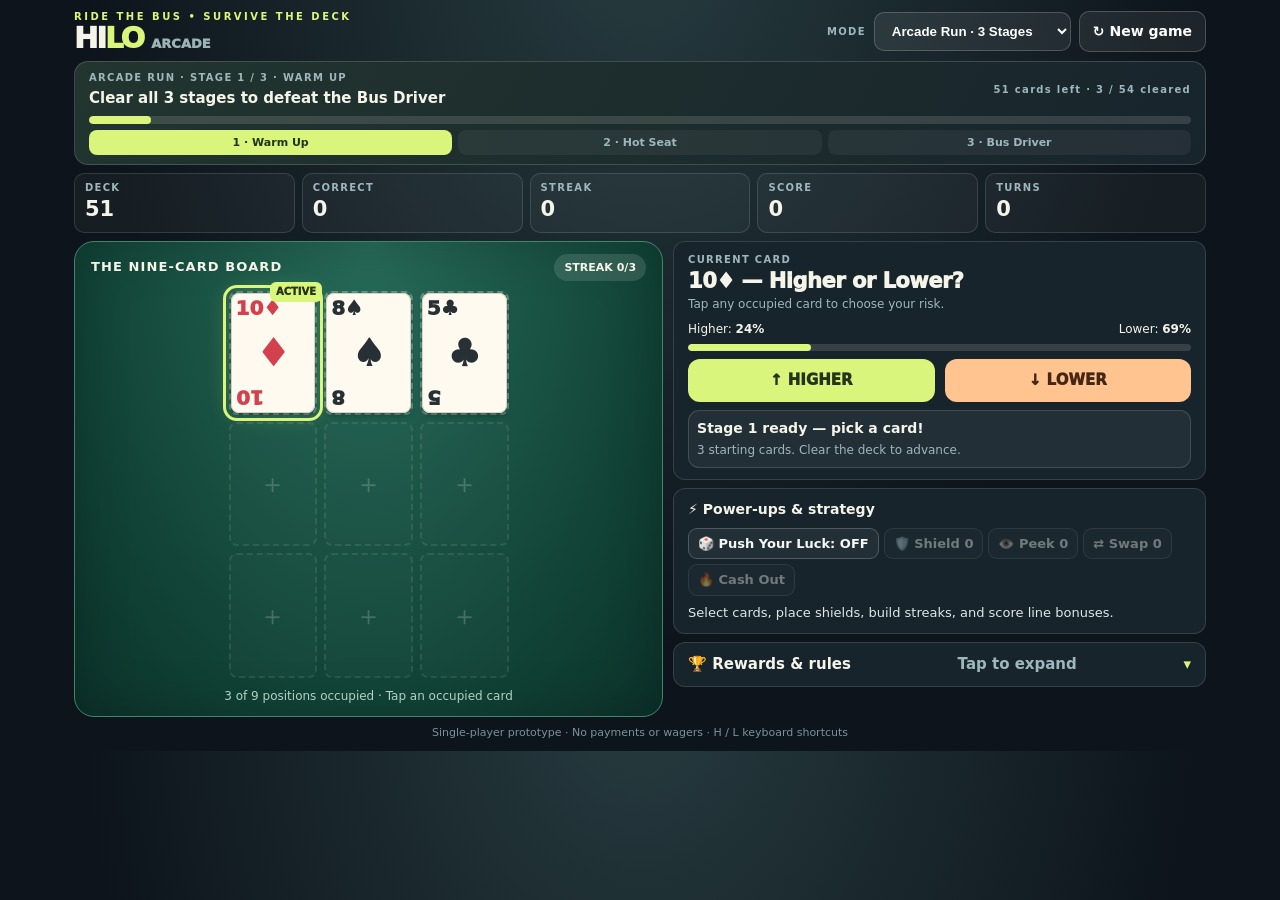
<file: index.html>
<!doctype html><html lang="en"><head><meta charset="utf-8"><meta name="viewport" content="width=device-width,initial-scale=1"><meta name="theme-color" content="#111b24"><title>HiLo Arcade — Bus Driver Challenge</title>
<style>
:root{color-scheme:dark;--bg:#0d141b;--panel:#18242c;--line:#ffffff20;--cream:#f5f4e9;--lime:#daf57b;--orange:#ffb576;--muted:#9db7bc}*{box-sizing:border-box}body{margin:0;background:radial-gradient(ellipse at 50% -10%,#273c40,#0d141b 62%);color:var(--cream);font:500 14px/1.4 system-ui,-apple-system,Segoe UI,sans-serif}button{font:inherit;cursor:pointer;touch-action:manipulation}button:disabled{opacity:.35;cursor:not-allowed}button:focus-visible{outline:3px solid #dcf57d;outline-offset:3px}.app{max-width:1030px;margin:0 auto;padding:18px}.top{display:flex;align-items:center;justify-content:space-between;gap:16px;flex-wrap:wrap;margin-bottom:16px}.brand{font-size:36px;font-weight:1000;letter-spacing:-2px;line-height:1}.brand span{color:var(--lime)}.kicker{font-size:10px;font-weight:900;letter-spacing:2.5px;color:var(--lime)}.topcontrols{display:flex;align-items:center;gap:8px;flex-wrap:wrap}button.secondary,select{background:#ffffff12;color:#fff;border:1px solid #ffffff33;border-radius:10px;padding:10px 13px;font-weight:800}select option{background:#18242c}.stats{display:grid;grid-template-columns:repeat(5,1fr);gap:9px;margin-bottom:14px}.stat{background:#ffffff0a;border:1px solid var(--line);border-radius:13px;padding:11px}.stat strong{display:block;font-size:25px;font-variant-numeric:tabular-nums}.small{font-size:10px;font-weight:800;letter-spacing:1.3px;color:var(--muted)}.layout{display:grid;grid-template-columns:minmax(0,1.15fr) minmax(310px,.85fr);gap:15px}.felt{background:radial-gradient(ellipse at top,#276b59,#114336 70%,#0c322b);border:1px solid #44846d;border-radius:20px;padding:22px;box-shadow:inset 0 0 55px #0003}.felt.fire{box-shadow:inset 0 0 75px #d757224e;border-color:#fa874b}.sectiontop{display:flex;justify-content:space-between;align-items:center;gap:8px;margin-bottom:18px}.sectiontop h2{margin:0;font-size:13px;letter-spacing:1.1px}.tag{background:#ffffff20;padding:6px 10px;border-radius:50px;font-size:11px;font-weight:900}.board{display:grid;grid-template-columns:repeat(3,minmax(0,1fr));gap:13px;max-width:435px;margin:0 auto}.slot{aspect-ratio:2.5/3.5;border:2px dashed #ffffff42;background:#ffffff0d;border-radius:10px;min-width:0;display:flex;align-items:center;justify-content:center;position:relative;padding:0}.slot.selected{outline:3px solid var(--lime);outline-offset:3px;box-shadow:0 0 22px #d5ff773b}.slot.target{outline:3px solid #ffb576;outline-offset:3px}.slot.empty{color:#9cbaae;font-size:27px}.card{height:100%;width:100%;border-radius:8px;color:#273035;background:#fffaf0;display:flex;flex-direction:column;justify-content:space-between;padding:9px;text-align:left;box-shadow:inset 0 0 0 1px #d9d2c4,0 3px 4px #0003;font-weight:950}.card.red{color:#d3414e}.card .rank{font-size:clamp(20px,3.1vw,27px);line-height:1}.card .suit{font-size:clamp(32px,6vw,57px);line-height:1;text-align:center}.slot .badge{position:absolute;bottom:-8px;right:-7px;z-index:2;background:#e2eeff;color:#24394b;border-radius:6px;font-size:11px;font-weight:1000;padding:3px 6px}.slot .active{position:absolute;top:-11px;right:-7px;z-index:2;background:var(--lime);color:#253417;border-radius:6px;font-size:10px;font-weight:950;padding:3px 6px}.boardfoot{text-align:center;color:#b1d1c6;font-size:12px;margin-top:20px}.panel{background:var(--panel);border:1px solid var(--line);border-radius:17px;padding:18px;margin-bottom:13px}.panel h3{font-size:14px;margin:0 0 11px;font-weight:900}.big{font-size:25px;font-weight:950;letter-spacing:-.5px}.muted{color:var(--muted)}.choices{display:flex;gap:10px;margin:12px 0}.primary{border:0;border-radius:12px;padding:16px 12px;flex:1;font-weight:1000;font-size:17px;color:#24341d;background:var(--lime)}.primary.lower{background:#ffc48f;color:#452713}.pillrow{display:flex;gap:7px;flex-wrap:wrap}.power{border:1px solid #ffffff34;border-radius:9px;background:#ffffff0d;color:#fff;padding:10px 11px;font-size:12px;font-weight:800}.power.active{background:#5e4b21;border-color:#ffc48f}.power:disabled{opacity:.4}.feedback{background:#ffffff0d;border:1px solid #ffffff24;border-radius:11px;padding:12px;margin-top:12px;min-height:59px}.odds{display:flex;justify-content:space-between;gap:8px;font-size:12px;margin-top:8px}.meter{height:7px;background:#ffffff20;border-radius:20px;margin-top:6px;overflow:hidden}.meter i{display:block;height:100%;background:var(--lime);border-radius:20px}.rulegrid{display:grid;grid-template-columns:1fr 1fr;gap:8px}.rule{background:#ffffff09;border:1px solid #ffffff17;border-radius:9px;padding:9px;font-size:12px}.log{max-height:180px;overflow:auto}.log div{border-bottom:1px solid #ffffff15;padding:7px 0;font-size:12px;color:#b7c9c8}.modalback{position:fixed;inset:0;background:#03080dd6;display:flex;align-items:center;justify-content:center;padding:20px;z-index:10}.modal{max-width:440px;width:100%;background:#223039;border:1px solid #ffffff50;border-radius:20px;padding:26px;box-shadow:0 25px 120px #000a}.modal h2{font-size:25px;margin:7px 0}.modal p{color:#b6cbd0}.modal button{width:100%;background:var(--lime);color:#20331c;border:none;padding:13px;border-radius:10px;font-weight:900;margin-top:9px}.modal button.alt{background:#ffffff15;color:#fff;border:1px solid #ffffff42}.hidden{display:none!important}.toast{font-size:12px;color:#ffe6ae;margin-top:8px}.progresspanel{padding:15px 17px;background:linear-gradient(120deg,#22352f,#18242c);border:1px solid #ffffff28;border-radius:14px;margin-bottom:12px}.progressheads{display:flex;justify-content:space-between;align-items:center;gap:12px}.progressheads strong{display:block;margin-top:3px;font-size:16px}.stagechips{display:flex;gap:6px;margin-top:12px}.stagechips span{flex:1;text-align:center;background:#ffffff0d;color:#9db7bc;font-size:10px;border-radius:8px;padding:8px 3px;font-weight:800}.stagechips span.active{background:#daf57b;color:#20331c}.stagechips span.done{background:#406456;color:#e6ffe4}.resultgrid{display:grid;grid-template-columns:1fr 1fr;gap:8px;margin:15px 0}.resultgrid div{background:#ffffff0d;border-radius:10px;padding:10px;text-align:center}.resultgrid b{font-size:24px;display:block;color:#daf57b}.resultgrid small{font-size:10px;color:#a9bdc1}.footer{color:#79939c;text-align:center;font-size:11px;margin:14px 0 8px}@media(max-width:735px){.layout{grid-template-columns:1fr}.app{padding:12px}.stats{grid-template-columns:repeat(5,1fr);gap:5px}.stat{padding:8px 6px}.stat strong{font-size:20px}.small{font-size:9px}.felt{padding:18px}.board{max-width:345px;gap:11px}.card{padding:7px}.top{margin-bottom:12px}.brand{font-size:30px}.panel{padding:15px}}

/* Casino edition */
.casino-hidden{display:none!important}.casino{display:none}.casino.visible{display:block}.cashead{display:flex;justify-content:space-between;align-items:center;gap:15px;flex-wrap:wrap}.caschip{background:#ecd18b;color:#2c2619;border-radius:100px;padding:8px 12px;font-weight:950}.casstats{display:grid;grid-template-columns:repeat(4,1fr);gap:8px;margin:14px 0}.casstat{background:#ffffff0d;border-radius:10px;padding:11px;min-width:0}.casstat b{font-size:23px;display:block}.casgrid{display:grid;grid-template-columns:repeat(3,1fr);gap:11px;max-width:440px;margin:18px auto}.cascard{aspect-ratio:2.5/3.5;border:2px solid #ffffff4a;border-radius:12px;background:#ffffff0c;display:flex;align-items:center;justify-content:center;min-width:0}.cascard.sel{outline:3px solid #d8f480;outline-offset:2px}.cascard:disabled{opacity:.48}.cascard .card{pointer-events:none}.casactions{display:flex;gap:8px;flex-wrap:wrap;margin:12px 0}.casactions button{flex:1;min-width:100px}.casmessage{padding:12px;background:#ffffff12;border-radius:11px;margin:12px 0;min-height:46px}.casinfo{font-size:12px;color:#a9c3c3}.casleader{border-collapse:collapse;width:100%;font-size:13px}.casleader th{text-align:left;color:#a9babc;font-size:11px}.casleader td,.casleader th{padding:9px 7px;border-bottom:1px solid #ffffff20}.casleader td:last-child,.casleader th:last-child{text-align:right}.casrow{display:flex;gap:9px;align-items:center;flex-wrap:wrap}.casinput{background:#ffffff15;color:white;border:1px solid #ffffff40;border-radius:9px;padding:10px;width:140px}.casbutton{border:0;border-radius:10px;background:#d9f57b;color:#1c2c1d;padding:12px 16px;font-weight:900}.casbutton.alt{background:#ffffff20;color:white}.casbutton:disabled{opacity:.4}.casprogress{display:flex;gap:5px}.casprogress span{flex:1;background:#ffffff20;border-radius:4px;height:8px}.casprogress span.done{background:#ddf47e}.casoverlay{position:fixed;inset:0;z-index:30;background:#06100de8;display:flex;align-items:center;justify-content:center;padding:18px}.casdialog{width:min(450px,100%);background:#1e3338;border:1px solid #ffffff55;border-radius:20px;padding:24px}.casdialog h2{margin:5px 0 12px}.casdialog button{display:block;width:100%;margin-top:10px}.cashidden{display:none!important}@media(max-width:600px){.casstats{grid-template-columns:repeat(2,1fr)}.casgrid{max-width:320px;gap:9px}.casstat b{font-size:19px}}

/* ROGUELIKE RUN — distinct 3×3 deckbuilder */
.roguehud{background:linear-gradient(115deg,#2e293c,#202a34);border:1px solid #a27bc344;border-radius:14px;padding:14px;margin-bottom:13px}
.roguerow{display:grid;grid-template-columns:1fr 1fr 1.4fr;gap:8px}.roguerow>div{min-width:0}.roguerow strong{font-size:13px;line-height:1.3;display:block;margin-top:4px}
.artifactchips{display:flex;gap:6px;flex-wrap:wrap}.artifactchip{border:1px solid #dfbd835c;background:#e8bb5d18;color:#ffdfaa;border-radius:8px;padding:6px 9px;font-size:11px;font-weight:800}
.slot .slotupgrade{position:absolute;top:-7px;left:-7px;z-index:2;background:#3c2554;border:1px solid #eac0ff;color:#fff;border-radius:7px;padding:3px 5px;font-size:12px}
.shopchoices{display:grid;grid-template-columns:1fr 1fr;gap:9px;margin:13px 0}.shopchoice{border:1px solid #ffffff34;background:#18242b;border-radius:11px;padding:12px;text-align:left;color:white;min-height:93px}.shopchoice strong{display:block;color:#ffe09b;font-size:13px}.shopchoice small{display:block;color:#aec8ca;font-size:11px;margin-top:5px}.shopchoice em{display:block;font-size:11px;color:#dff58f;margin-top:5px;font-style:normal}.shopchoice:disabled{opacity:.4}.modalscroll{max-height:min(83vh,740px);overflow:auto}.ticketchoice{display:block;width:100%;text-align:left!important;background:#ffffff13!important;color:white!important;border:1px solid #ffffff36!important;padding:12px!important}.ticketchoice strong{display:block}.ticketchoice small{display:block;color:#bfd0d4;margin-top:4px}
@media(max-width:440px){.roguerow{grid-template-columns:1fr 1fr}.roguerow>div:last-child{grid-column:span 2}.shopchoices{grid-template-columns:1fr}}

/* Desktop fit + readable reward descriptions. Keep all 3x3 positions visible at 100% zoom. */
.rewardsdetails{padding:13px 16px}
.rewardsdetails>summary{cursor:pointer;list-style:none;font-size:15px;font-weight:900;display:flex;justify-content:space-between;align-items:center;gap:8px}
.rewardsdetails>summary::-webkit-details-marker{display:none}
.rewardsdetails>summary:after{content:'▾';color:var(--lime)}
.rewardsdetails[open]>summary:after{content:'▴'}
.rewardsdetails .rulegrid{margin-top:13px}
.rule{font-size:14px;line-height:1.45;color:#edf5f2;border-color:#ffffff2a;background:#ffffff12;padding:12px}
.rule b{color:#e4faac}
.rewardsdetails details{line-height:1.55}
.power{font-size:13px;line-height:1.2;color:#f4f9f7}
#powerinfo{font-size:13px;line-height:1.4;color:#dce8e7}
@media(min-width:736px) and (max-height:920px){
 .app{padding:10px 14px;max-width:1160px}
 .top{margin-bottom:8px;min-height:42px}
 .brand{font-size:29px}
 .progresspanel{padding:9px 14px;margin-bottom:8px}
 .progressheads strong{font-size:15px}
 .stagechips{margin-top:6px}
 .stagechips span{padding:5px 3px;font-size:11px}
 .progresspanel .meter{margin-top:7px!important;height:8px!important}
 .stats{margin-bottom:8px;gap:7px}
 .stat{padding:7px 10px;border-radius:10px}
 .stat strong{font-size:21px}
 .layout{grid-template-columns:minmax(0,1.05fr) minmax(340px,.95fr);gap:10px}
 .felt{padding:12px 16px}
 .sectiontop{margin-bottom:10px}
 .board{max-width:min(100%,280px);gap:7px}
 .slot{border-radius:8px}
 .card{padding:5px}
 .card .rank{font-size:20px}
 .card .suit{font-size:37px}
 .boardfoot{margin-top:10px;font-size:12px}
 .panel{padding:11px 14px;border-radius:12px;margin-bottom:8px}
 .panel h3{margin-bottom:8px}
 .big{font-size:21px}
 .choices{margin:8px 0}
 .primary{padding:11px 10px;font-size:15px}
 .feedback{min-height:43px;padding:8px;margin-top:8px}
 .power{padding:7px 9px}
 .pillrow{gap:5px}
 .footer{margin:8px 0 0}
}
@media(min-width:736px) and (max-height:740px){
 .app{padding-top:5px;padding-bottom:5px}
 .top{margin-bottom:5px}
 .progresspanel{padding:7px 12px}
 .stats{margin-bottom:6px}
 .stat{padding:5px 9px}
 .board{max-width:min(100%,255px);gap:6px}
 .sectiontop{margin-bottom:7px}
 .boardfoot{margin-top:7px}
 .panel{padding:9px 12px;margin-bottom:6px}
 .feedback{padding:7px}
 .power{padding:6px 8px}
}


/* High contrast shop: override general modal button styling */
.modal .shopchoice{display:flex;flex-direction:column;align-items:stretch;justify-content:flex-start;gap:6px;width:100%;min-height:115px;margin:0;background:#172831!important;color:#f6faf8!important;border:1.5px solid #55717a!important;border-radius:12px;padding:14px 13px!important;text-align:left!important}
.modal .shopchoice strong{display:block;color:#f9dc8a!important;font-size:15px;line-height:1.3}
.modal .shopchoice small{display:block;color:#e4eef0!important;font-size:13px;line-height:1.45;font-weight:500;margin:0;overflow-wrap:anywhere}
.modal .shopchoice em{display:block;color:#c9f18f!important;font-size:13px;font-weight:900;font-style:normal;margin-top:auto;padding-top:5px}
.modal .shopchoice:disabled{opacity:1!important;background:#27333c!important;border-color:#45535d!important;cursor:not-allowed}
.modal .shopchoice:disabled strong{color:#f1dcab!important}
.modal .shopchoice:disabled small{color:#bfcbce!important}
.modal .shopchoice:disabled em{color:#a7b2b5!important}
.modal .shopchoice:not(:disabled):hover{background:#254339!important;border-color:#d4f57b!important}
.modal .shopchoice:focus-visible{outline:3px solid #d6f57d;outline-offset:2px}
.modal.modalscroll{width:min(790px,calc(100vw - 28px));max-width:790px;max-height:88dvh;overflow-y:auto;padding:22px}
.modal .shopchoices{grid-template-columns:repeat(2,minmax(0,1fr));gap:10px}
@media(max-width:520px){.modal.modalscroll{padding:15px;max-height:90dvh}.modal .shopchoices{grid-template-columns:1fr}.modal .shopchoice{min-height:0;padding:12px!important}}
</style></head><body>
<main class="app"><header class="top"><div><div class="kicker">RIDE THE BUS • SURVIVE THE DECK</div><div class="brand">HI<span>LO</span> <span style="font-size:13px;letter-spacing:0;color:#9cb4b3">ARCADE</span></div></div><div class="topcontrols"><label class="small" for="mode">MODE</label><select id="mode"><option value="arcade">Arcade Run · 3 Stages</option><option value="classic">Classic · 1 Deck</option><option value="endless">Endless · High Score</option><option value="rogue">Roguelike · Build a Run</option><option value="casino">Casino · Free Chips</option></select><button class="secondary" id="reset">↻ New game</button></div></header>
<section id="casino" class="casino" aria-label="HiLo Casino Mode">
<div class="progresspanel"><div class="cashead"><div><div class="kicker">🎰 HILO CASINO · PLAY MONEY ONLY</div><h1 style="margin:5px 0;font-size:26px">Cash Out or Push Your Luck</h1><div class="casinfo">Ten rounds per session. Fill a row for a jackpot and finish with the most chips.</div></div><span class="caschip">● <span id="casbank">1,000</span> chips</span></div><div class="casstats"><div class="casstat"><div class="small">ROUND</div><b id="casround">1 / 10</b></div><div class="casstat"><div class="small">POT</div><b id="caspot">0</b></div><div class="casstat"><div class="small">MULTIPLIER</div><b id="casmult">1.00×</b></div><div class="casstat"><div class="small">WINS THIS ROUND</div><b id="caswins">0 / 5</b></div></div><div class="casprogress" id="casprogress"></div></div>
<div class="layout"><section class="felt"><div class="sectiontop"><h2>CHOOSE YOUR CARD</h2><div class="tag" id="casshield">🛡️ 0</div></div><div class="casgrid" id="casgrid"></div><div class="boardfoot" id="casboardinfo">Pick a card to make a prediction. Complete lines for jackpot chips.</div></section>
<div><section class="panel"><h3 id="castitle">Place Your Stake</h3><div id="casbetcontrols"><p class="casinfo">Fictional chips only. Your stake is committed for the round. Five consecutive wins earns the maximum calculated payout.</p><div class="casactions" id="casstakes"></div><button class="casbutton" id="casstart" style="width:100%">Start Round</button></div><div id="casguesscontrols" class="cashidden"><div class="casinfo">NEXT DRAW — REAL DECK ODDS</div><div class="odds"><span>↑ Higher: <b id="cashighodds">—</b></span><span>↓ Lower: <b id="caslowodds">—</b></span></div><div class="casactions"><button class="casbutton" id="cashigher">↑ HIGHER</button><button class="casbutton" id="caslower">↓ LOWER</button></div><button id="cascashout" class="casbutton alt" style="width:100%">Cash Out</button></div><div class="casinfo" id="casobjective" style="border:1px solid #dfc47a70;border-radius:9px;padding:9px;margin-top:10px;color:#ead6a0">🎯 Side quest: Win on a middle card (5–9) for +20% pot. Reach 3 wins to earn +1 stake bonus.</div><div class="casmessage" id="casmessage" aria-live="polite">Choose a chip stake to start.</div><div class="casinfo">Multipliers adjust to the actual chance of your guess (94% return factor per successful step); Joker choices may change the deck. A tie loses. No cash value.</div></section>
<section class="panel"><h3>🏆 Leaderboard</h3><div class="casinfo" style="margin-bottom:10px">This-device leaderboard · Best completed 10-round sessions. Online rankings need a separate server.</div><div class="casrow" style="margin-bottom:10px"><label class="small" for="casname">PLAYER NAME</label><input id="casname" class="casinput" maxlength="16" value="Player" autocomplete="nickname"/><button id="cassave" class="casbutton" disabled>Save Finished Run</button></div><table class="casleader"><thead><tr><th>#</th><th>PLAYER</th><th>NET CHIPS</th></tr></thead><tbody id="casleaders"></tbody></table><div class="casactions"><button id="casnew" class="casbutton alt">↻ New 10-Round Session</button></div></section></div></div>
</section><section id="roguehud" class="roguehud hidden" aria-label="Roguelike build">
<div class="roguerow"><div><div class="small">🎟️ YOUR TICKET</div><strong id="rogue-ticket">—</strong></div><div><div class="small">🪙 PIT STOP TOKENS</div><strong id="rogue-credits">0</strong></div><div><div class="small">🚌 BOSS RULE</div><strong id="rogue-boss">—</strong></div></div>
<div class="small" style="margin:10px 0 5px">EQUIPPED ARTIFACTS · MAX 4</div><div class="artifactchips" id="rogue-artifacts"></div>
<div class="small" style="margin:10px 0 5px">UPGRADED POSITIONS</div><div class="artifactchips" id="rogue-slots"></div>
</section>
<section class="progresspanel" aria-label="Run progress"><div class="progressheads"><div><div class="small" id="stagelabel">STAGE 1 / 3 · WARM UP</div><strong id="goaltext">Clear 3 stages to win</strong></div><div class="small" id="remaininglabel">54 cards to clear</div></div><div class="meter" style="height:12px;margin-top:11px"><i id="progressbar" style="width:0%"></i></div><div class="stagechips" id="stagechips"><span>1 · Warm Up</span><span>2 · Hot Seat</span><span>3 · Bus Driver</span></div></section>
<section class="stats" aria-label="Game statistics"><div class="stat"><div class="small">DECK</div><strong id="deck">54</strong></div><div class="stat"><div class="small">CORRECT</div><strong id="correct">0</strong></div><div class="stat"><div class="small">STREAK</div><strong id="streak">0</strong></div><div class="stat"><div class="small">SCORE</div><strong id="score">0</strong></div><div class="stat"><div class="small">TURNS</div><strong id="turns">0</strong></div></section>
<div class="layout"><section class="felt" id="felt"><div class="sectiontop"><h2>THE NINE-CARD BOARD</h2><div class="tag" id="firestatus">BUILD YOUR STREAK</div></div><div class="board" id="board" role="group" aria-label="Choose a card on the board"></div><div class="boardfoot" id="boardfoot">Tap a card to select it</div></section>
<div><section class="panel"><div class="small" id="statuslabel">CURRENT CARD</div><div class="big" id="prompt">Choose a card</div><div class="muted" style="font-size:12px" id="instruction">Choose a card and predict Higher or Lower.</div><div class="odds"><span>Higher: <b id="phigh">—</b></span><span>Lower: <b id="plow">—</b></span></div><div class="meter"><i id="highbar" style="width:50%"></i></div><div class="choices" id="choices"><button class="primary" id="higher">↑ HIGHER</button><button class="primary lower" id="lower">↓ LOWER</button></div><div class="feedback" aria-live="polite"><div style="font-weight:800" id="feedback">Choose a card to start.</div><div class="muted" style="font-size:12px;margin-top:4px" id="detail">Ace low · Equal ranks lose · Two Jokers</div></div><button class="primary hidden" id="playagain" style="width:100%;margin-top:10px">Play again ↻</button></section>
<section class="panel" id="powerspanel"><h3>⚡ Power-ups &amp; strategy</h3><div class="pillrow"><button class="power" id="push">🎲 Push Your Luck: OFF</button><button class="power" id="shield">🛡️ Shield <span id="shieldqty">0</span></button><button class="power" id="peek">👁️ Peek <span id="peekqty">0</span></button><button class="power" id="swap">⇄ Swap <span id="swapqty">0</span></button><button class="power" id="cashout">🔥 Cash Out</button></div><div id="powerinfo" class="toast">Push Your Luck: win two guesses on the same card for 3× their combined points; miss either and lose that position.</div></section>
<details class="panel rewardsdetails"><summary>🏆 Rewards &amp; rules <span class="muted">Tap to expand</span></summary><div class="rulegrid"><div class="rule">✓ Every 2 total correct: <b>+1 board card</b></div><div class="rule">🔥 Every 3 consecutive: <b>+1 shield token &amp; card</b></div><div class="rule">⚡ 6 consecutive: <b>choose Peek or Swap</b></div><div class="rule">🌋 9 consecutive: <b>Inferno, 3× points</b></div><div class="rule">▦ Complete a line: <b>bonus points &amp; shield</b></div><div class="rule">🃏 Joker: <b>+5 cards automatically</b></div></div><details style="margin-top:12px"><summary style="cursor:pointer;font-weight:800;font-size:12px">History &amp; complete rules</summary><div style="font-size:12px;color:#b5c9c8;margin:10px 0">In Arcade, choose any occupied card. Correct guesses replace that card; wrong guesses remove it unless protected by a shield. Shield tokens can be placed on any card; one shield prevents one ordinary miss. Cash Out uses a streak of 3+ to earn another shield token and resets your streak. Peek reveals the upcoming regular card; Swap lets you exchange two occupied board positions. Push Your Luck commits to two guesses on one card for 3× combined points, but shields cannot save a missed Push. Complete a newly filled row, column, or diagonal for a line bonus; filling the same line again after it breaks earns another bonus. Jokers never appear on the board and always add five shuffled normal cards to the deck. Classic mode uses automatic board order without Arcade powers or line scoring. Ace is low; ties lose. Arcade Run: survive three consecutive decks (3, 2, then 1 starting cards) to win. Classic: clear one deck. Endless: keep clearing decks for the highest score. Each cleared deck advances the stage; lose all board cards and the run ends.</div><div class="log" id="log"></div></details></details></div></div><div class="footer">Single-player prototype · No payments or wagers · H / L keyboard shortcuts</div></main>
<div class="modalback hidden" id="overlay"><div class="modal modalscroll" role="dialog" aria-modal="true" aria-labelledby="modaltitle"><div class="kicker" id="modalkicker">SPECIAL EVENT</div><h2 id="modaltitle">Joker!</h2><p id="modaldesc">Choose your reward.</p><div id="modalbuttons"></div></div></div>
<script>
(()=>{'use strict';
const $=id=>document.getElementById(id),S=['♥','♦','♣','♠'],R=['A','2','3','4','5','6','7','8','9','10','J','Q','K'];
const lines=[[0,1,2],[3,4,5],[6,7,8],[0,3,6],[1,4,7],[2,5,8],[0,4,8],[2,4,6]];
const ARTIFACTS=[
{id:'compass',icon:'🧭',name:'The Compass',desc:'Every fifth prediction scouts the next regular card.',cost:45},
{id:'phoenix',icon:'🪶',name:'Phoenix Feather',desc:'On every third consecutive success, restore an empty slot.',cost:65},
{id:'mirror',icon:'🪞',name:'Mirror Trick',desc:'Once per stage, turn a normal miss into a surviving card.',cost:75},
{id:'clover',icon:'🍀',name:'Lucky Clover',desc:'Doubles points on successful guesses with ≤35% chance.',cost:55},
{id:'timekeeper',icon:'⌛',name:'Timekeeper',desc:'Every tenth correct guess earns a Peek token.',cost:50},
{id:'storm',icon:'🏮',name:'Storm Lantern',desc:'Fire milestones award 40 points per occupied slot.',cost:55},
{id:'anchor',icon:'⚓',name:'Iron Anchor',desc:'Start every stage with two shield tokens.',cost:60},
{id:'salvage',icon:'🛠️',name:'Salvage Kit',desc:'First unshielded miss per stage repairs an empty position.',cost:55},
{id:'ember',icon:'🔥',name:'Ember Engine',desc:'Every correct guess gains 20 points per streak level, capped at 10.',cost:65},
{id:'collector',icon:'💎',name:'Treasure Map',desc:'Completing a new line awards 6 additional tokens.',cost:65},
{id:'diamond',icon:'♦️',name:'Diamond Eye',desc:'Successful risky guesses grant 5 extra shop tokens.',cost:55},
{id:'twin',icon:'♊',name:'Twin Signals',desc:'Doubles score bonuses for completed board lines.',cost:70}
];
const SLOT_UPGRADES=[
{id:'ward',icon:'🛡️',name:'Ward',desc:'First miss on this position is blocked each stage.',cost:35},
{id:'amp',icon:'⚡',name:'Amplifier',desc:'Correct guesses here score 1.5× points.',cost:35},
{id:'kindle',icon:'🔥',name:'Kindling',desc:'Correct guesses here add 1 to the streak (once per turn).',cost:45},
{id:'mint',icon:'🪙',name:'Mint',desc:'Correct guesses here award 3 shop tokens.',cost:35},
{id:'seed',icon:'🌱',name:'Seedbed',desc:'Every third success here restores one empty position.',cost:40},
{id:'scout',icon:'👁️',name:'Watchtower',desc:'Every fourth success here earns one Peek token.',cost:40}
];
const TICKETS=[
{id:'lucky',icon:'🍀',name:'Lucky Ticket',desc:'Begin with two shields, plus one at each new stage.'},
{id:'fire',icon:'🔥',name:'Fire Ticket',desc:'Fire milestones give +200 bonus points and one extra Peek.'},
{id:'risk',icon:'🎲',name:'Risk Ticket',desc:'Guesses with ≤40% odds earn 2.5× points and 6 tokens on success. Three such wins earn a shield.'},
{id:'builder',icon:'🏗️',name:'Builder Ticket',desc:'Earn +150 extra points for each completed row, column or diagonal. No extra starting card.'}
];
const BOSSES=[{name:'The Tollkeeper',description:'Each miss costs 75 points, but riskier guesses still pay big.'},{name:'The Collector',description:'The first three unprotected misses each lock an empty slot until the next stage.'},{name:'The Final Driver',description:'Clear the deck while keeping at least two occupied positions. Extra Jokers await.'}];
const has=id=>G&&G.mode==='rogue'&&G.rogue?.artifacts.includes(id);
const rogue=()=>G&&G.mode==='rogue'&&G.rogue;
function grantCredits(n){if(!rogue())return;const r=G.rogue;const amount=Math.max(0,Math.min(n,100-(r.stageEarned||0)));r.stageEarned=(r.stageEarned||0)+amount;r.credits+=amount}
function rogueRefill(){if(!rogue())return;const r=G.rogue;let i=G.board.findIndex((x,j)=>!x&&!r.locked[j]);if(i<0)return;let n=G.deck.findLastIndex(c=>!c.joker);if(n<0)return;const before=lineState();G.board[i]=G.deck.splice(n,1)[0];G.extraNotes.push('🌱 Refilled slot '+(i+1));updateLines(before)}
function rogueRender(){const active=!!rogue();$('roguehud').classList.toggle('hidden',!active);if(!active)return;let r=G.rogue;
$('rogue-ticket').textContent=(TICKETS.find(t=>t.id===r.ticket)||TICKETS[0]).icon+' '+(TICKETS.find(t=>t.id===r.ticket)||TICKETS[0]).name;
$('rogue-credits').textContent=r.credits;$('rogue-boss').textContent=BOSSES[Math.min(G.stage-1,2)].name;
$('rogue-artifacts').innerHTML=r.artifacts.length?r.artifacts.map(id=>{const a=ARTIFACTS.find(x=>x.id===id);return '<span class="artifactchip" title="'+a.desc+'">'+a.icon+' '+a.name+'</span>'}).join(''):'<span class="muted">No artifacts yet · Buy them at a Pit Stop</span>';
$('rogue-slots').innerHTML=r.upgrades.some(Boolean)?r.upgrades.map((id,i)=>id?'<span class="artifactchip">'+(i+1)+' · '+SLOT_UPGRADES.find(x=>x.id===id).icon+' '+SLOT_UPGRADES.find(x=>x.id===id).name+'</span>':'').join(''):'<span class="muted">No board upgrades yet</span>';
}
function chooseTicket(){G.phase='dialog';render();$('overlay').classList.remove('hidden');$('modalkicker').textContent='YOUR RUN STARTS HERE';$('modaltitle').textContent='🎟️ Choose your Ticket';$('modaldesc').textContent='Each Ticket changes how you build and survive. You can unlock four artifacts and upgrade all nine positions during your run.';const b=$('modalbuttons');b.replaceChildren();for(const t of TICKETS){let x=document.createElement('button');x.className='ticketchoice';x.innerHTML='<strong>'+t.icon+' '+t.name+'</strong><small>'+t.desc+'</small>';x.onclick=()=>{G.rogue.ticket=t.id;hideModal();G.rogue.credits=65;pitStop(1)};b.appendChild(x)}}
function pitStop(next){if(!rogue())return;G.phase='shop';const r=G.rogue;r.offers=shuffle(ARTIFACTS.filter(a=>!r.artifacts.includes(a.id))).slice(0,5).map(a=>a.id);render();shopRender(next)}
function shopRender(next){const r=G.rogue;$('overlay').classList.remove('hidden');$('modalkicker').textContent='PIT STOP · BEFORE STAGE '+next;$('modaltitle').textContent='🚌 Build Your Run';$('modaldesc').textContent='🪙 '+r.credits+' tokens · '+r.artifacts.length+'/4 artifacts equipped. Buy permanent abilities or position upgrades. Earn up to 100 tokens from gameplay per stage, plus 50 for each defeated boss. Artifact prices rise by 15 per equipped Artifact; board upgrades rise by 10 per installed position.';const box=$('modalbuttons');box.replaceChildren();
const grid=document.createElement('div');grid.className='shopchoices';
for(const id of r.offers){const a=ARTIFACTS.find(x=>x.id===id);if(!a)continue;const b=document.createElement('button');b.className='shopchoice';const price=a.cost+15*r.artifacts.length;b.disabled=r.credits<price||r.artifacts.length>=4;b.innerHTML='<strong>'+a.icon+' '+a.name+'</strong><small>'+a.desc+'</small><em>🪙 '+price+' tokens</em>';b.onclick=()=>{r.credits-=price;r.artifacts.push(id);r.offers=r.offers.filter(x=>x!==id);shopRender(next)};grid.appendChild(b)}
const t=document.createElement('div');t.style='grid-column:1/-1;color:#d9c3fa;font-weight:900;font-size:13px;margin-top:5px';t.textContent='UPGRADE A BOARD POSITION';grid.appendChild(t);
for(const u of SLOT_UPGRADES){const b=document.createElement('button');b.className='shopchoice';const price=u.cost+10*r.upgrades.filter(Boolean).length;b.disabled=r.credits<price||r.upgrades.every(Boolean);b.innerHTML='<strong>'+u.icon+' '+u.name+'</strong><small>'+u.desc+'</small><em>🪙 '+price+' tokens</em>';b.onclick=()=>slotShop(next,u);grid.appendChild(b)}box.appendChild(grid);
const footer=document.createElement('div');footer.style='display:flex;gap:8px;flex-wrap:wrap';const reroll=document.createElement('button');reroll.className='alt';reroll.textContent='↻ Reroll artifacts · 15 🪙';reroll.disabled=r.credits<15;reroll.onclick=()=>{r.credits-=15;r.offers=shuffle(ARTIFACTS.filter(a=>!r.artifacts.includes(a.id))).slice(0,5).map(a=>a.id);shopRender(next)};footer.appendChild(reroll);box.appendChild(footer);const go=document.createElement('button');go.textContent='▶ Face '+BOSSES[next-1].name+' · Stage '+next;go.onclick=()=>{hideModal();setupStage(next);render()};box.appendChild(go)}
function slotShop(next,u){const box=$('modalbuttons');box.replaceChildren();$('modaltitle').textContent=u.icon+' '+u.name;$('modaldesc').textContent='Choose a position to upgrade. Each position holds one upgrade, and upgrades last the entire run.';const grid=document.createElement('div');grid.className='shopchoices';for(let i=0;i<9;i++){const b=document.createElement('button');b.className='shopchoice';b.disabled=!!G.rogue.upgrades[i];b.innerHTML='<strong>Position '+(i+1)+'</strong><small>'+(G.rogue.upgrades[i]?'Already upgraded':'Available')+'</small>';b.onclick=()=>{G.rogue.credits-=u.cost+10*G.rogue.upgrades.filter(Boolean).length;G.rogue.upgrades[i]=u.id;shopRender(next)};grid.appendChild(b)}box.appendChild(grid);const back=document.createElement('button');back.className='alt';back.textContent='← Back to shop';back.onclick=()=>shopRender(next);box.appendChild(back)}
let G;
function normalDeck(){let a=[];for(let s of S)for(let v=0;v<13;v++)a.push({v,s});return a}
function shuffle(a){for(let i=a.length-1;i>0;i--){let j=Math.floor(Math.random()*(i+1));[a[i],a[j]]=[a[j],a[i]]}return a}
function name(c){return c?R[c.v]+c.s:'empty'}
function addLog(msg){G.log.unshift(msg);if(G.log.length>60)G.log.pop()}
function tell(msg,details=''){G.message=msg;G.detail=details}
function showModal(kicker,title,desc,actions){$('modalkicker').textContent=kicker;$('modaltitle').textContent=title;$('modaldesc').textContent=desc;const box=$('modalbuttons');box.replaceChildren();actions.forEach((a,i)=>{const b=document.createElement('button');b.textContent=a.label;if(i)b.className='alt';b.onclick=()=>{hideModal();a.action()};box.appendChild(b)});$('overlay').classList.remove('hidden')}
function hideModal(){$('overlay').classList.add('hidden')}
function drawCard(continuation){
 let jokerCount=0;
 while(G.deck.length){
  const c=G.deck.pop();
  if(c.joker){insertFive();jokerCount++;continue}
  if(jokerCount)G.extraNotes.push('🃏 Joker penalty: +'+(jokerCount*5)+' cards');
  continuation(c);return;
 }
 continuation(null);
}
function insertFive(){G.stageTotal+=5;G.deck.push(...shuffle(normalDeck()).slice(0,5));shuffle(G.deck);addLog('🃏 Joker: +5 shuffled regular cards')}
function cardHTML(c){return '<span class="card '+(['♥','♦'].includes(c.s)?'red':'')+'"><span class="rank">'+R[c.v]+c.s+'</span><span class="suit">'+c.s+'</span><span class="rank" style="text-align:right;transform:rotate(180deg)">'+R[c.v]+'</span></span>'}
function currentCard(){return G.selected===null?null:G.board[G.selected]}
function chances(){let c=currentCard();if(!c)return null;let n=0,h=0,l=0;for(const d of G.deck)if(!d.joker){n++;if(d.v>c.v)h++;if(d.v<c.v)l++}return {higher:n?h/n:0,lower:n?l/n:0}}
function fmt(p){return Math.round(p*100)+'%'}
function selectedIndex(){if(G.mode==='classic'){for(let k=0;k<9;k++){let j=(G.cursor+k)%9;if(G.board[j])return j}return null}return G.selected!==null&&G.board[G.selected]?G.selected:G.board.findIndex(Boolean)}
function render(){let active=selectedIndex();if(active===-1)active=null;G.selected=active;
 $('mode').value=G.mode;$('deck').textContent=G.deck.length;
 const stageNames=['Warm Up','Hot Seat','Bus Driver'];
 $('stagelabel').textContent=G.mode==='classic'?'CLASSIC · ONE DECK':G.mode==='endless'?'ENDLESS · DECK '+G.stage:G.mode==='rogue'?'ROGUELIKE · BOSS '+G.stage+' / 3 · '+BOSSES[Math.min(G.stage-1,2)].name.toUpperCase():'ARCADE RUN · STAGE '+G.stage+' / 3 · '+stageNames[Math.min(2,G.stage-1)].toUpperCase();
 $('goaltext').textContent=G.mode==='classic'?'Survive one deck to win':G.mode==='endless'?'Survive as many decks as you can':G.mode==='rogue'?'Build your board, defeat three bosses and survive the deck':'Clear all 3 stages to defeat the Bus Driver';
 $('remaininglabel').textContent=G.deck.length+' cards left · '+Math.max(0,G.stageTotal-G.deck.length)+' / '+G.stageTotal+' cleared';
 $('progressbar').style.width=(G.stageTotal?100*(G.stageTotal-G.deck.length)/G.stageTotal:100).toFixed(1)+'%';
 $('stagechips').innerHTML=(G.mode==='classic'?['One Deck']:G.mode==='endless'?['Deck '+G.stage,'Best: '+bestScore('endless').toLocaleString()]:['1 · Warm Up','2 · Hot Seat','3 · Bus Driver']).map((text,i)=>'<span class="'+((G.mode==='arcade'||G.mode==='rogue')?(i<G.stage-1?'done':i===G.stage-1?'active':''):'active')+'">'+text+'</span>').join('');$('correct').textContent=G.correct;$('streak').textContent=G.streak;$('score').textContent=G.score.toLocaleString();$('turns').textContent=G.turns;
 $('felt').classList.toggle('fire',G.streak>=3);$('firestatus').textContent=G.streak>=9?'🌋 INFERNO 3×':G.streak>=3?'🔥 ON FIRE':'STREAK '+G.streak+'/3';
 let n=G.board.filter(Boolean).length;$('boardfoot').textContent=n+' of 9 positions occupied'+(G.mode!=='classic'?' · Tap an occupied card':' · Automatic board order');
 $('board').innerHTML=G.board.map((c,i)=>'<button type="button" data-pos="'+i+'" class="slot '+(i===active?'selected ':'')+(!c?'empty':'')+'" aria-label="Position '+(i+1)+': '+name(c)+'" '+(!c||G.phase!=='ready'&&G.phase!=='swap'?'disabled':'')+'>'+(c?cardHTML(c):'＋')+(c&&G.protected[i]?'<span class="badge">🛡️</span>':'')+(rogue()&&G.rogue.upgrades[i]?'<span class="slotupgrade" title="'+SLOT_UPGRADES.find(x=>x.id===G.rogue.upgrades[i]).desc+'">'+SLOT_UPGRADES.find(x=>x.id===G.rogue.upgrades[i]).icon+'</span>':'')+(i===active&&G.phase!=='end'?'<span class="active">'+(G.pushStage===1?'PUSH 2/2':'ACTIVE')+'</span>':'')+'</button>').join('');
 $('board').querySelectorAll('button').forEach(b=>b.onclick=()=>chooseCard(Number(b.dataset.pos)));
 $('statuslabel').textContent=G.phase==='end'?'GAME COMPLETE':G.pushStage===1?'PUSH YOUR LUCK — SECOND GUESS':'CURRENT CARD';
 $('prompt').textContent=G.phase==='end'?(G.result==='win'?'🏆 YOU WIN!':'💀 GAME OVER'):active!==null?name(G.board[active])+' — Higher or Lower?':'No cards remaining';
 $('instruction').textContent=G.phase==='end'?'Start another round to try a new strategy.':G.mode==='classic'?'Automatic board order · Ace low · Ties lose':G.pushStage===1?'Second prediction locked to this card. Win for 3× combined points.':G.mode==='rogue'?BOSSES[Math.min(G.stage-1,2)].description:'Tap any occupied card to choose your risk.';
 const c=chances();$('phigh').textContent=c?fmt(c.higher):'—';$('plow').textContent=c?fmt(c.lower):'—';$('highbar').style.width=c?(c.higher*100)+'%':'50%';
 $('higher').disabled=$('lower').disabled=G.phase!=='ready'||active===null;
 $('choices').classList.toggle('hidden',G.phase==='end');$('playagain').classList.toggle('hidden',G.phase!=='end');
 $('feedback').textContent=G.message;$('detail').textContent=G.detail;
 $('powerspanel').classList.toggle('hidden',G.mode==='classic');rogueRender();
 $('shieldqty').textContent=G.shields;$('peekqty').textContent=G.peeks;$('swapqty').textContent=G.swaps;
 $('push').textContent=G.pushStage===1?'🎲 PUSH: 2nd guess':G.pushArmed?'🎲 Push Your Luck: ON':'🎲 Push Your Luck: OFF';$('push').classList.toggle('active',G.pushArmed||G.pushStage===1);
 $('push').disabled=G.phase!=='ready'||G.pushStage===1;
 $('shield').disabled=G.phase!=='ready'||!G.shields||G.pushStage===1||active===null||G.protected[active];
 $('peek').disabled=G.phase!=='ready'||!G.peeks;
 $('swap').disabled=G.phase!=='ready'||!G.swaps||n<2||G.pushStage===1;
 $('cashout').disabled=G.phase!=='ready'||G.streak<3||G.pushStage===1;
 $('powerinfo').textContent=G.swapFrom!==null?'Swap mode: tap the destination card. Tap Swap again to cancel.':G.peeked?'👁️ Scouted next regular card: '+name(G.peeked)+'. Joker shuffles may change it.':G.pushStage===1?'Push stage 2: hit another correct guess on the same position, or lose the card.':G.pushArmed?'Push is armed. Your next two guesses must both succeed for 3× combined points.':'Select cards, place shields, build streaks, and score line bonuses.';
 $('log').innerHTML=G.log.slice(0,30).map(x=>{let d=document.createElement('div');d.textContent=x;return d.outerHTML}).join('')}
function updateLines(previous){if(G.mode==='classic')return;let fresh=[];lines.forEach((line,i)=>{if(!previous[i]&&line.every(p=>G.board[p]!==null))fresh.push(i)});for(let i of fresh){let score=i<3?250:i<6?300:400;if(rogue()){if(has('twin'))score*=2;if(G.rogue.ticket==='builder')score+=150;grantCredits(6+(has('collector')?6:0))}G.score+=score;G.shields++;addLog('▦ '+(i<3?'Row':i<6?'Column':'Diagonal')+' complete: +'+score+' points and 1 shield');G.extraNotes.push('Line complete! +'+score+' points +1 shield')}}
function lineState(){return lines.map(l=>l.every(i=>G.board[i]!==null))}
function addBoardCard(continuation){let i=G.board.findIndex((c,j)=>c===null&&(!rogue()||!G.rogue.locked[j]));if(i<0){G.extraNotes.push('Board full, no refill needed');continuation();return}const was=lineState();drawCard(c=>{if(c){G.board[i]=c;G.extraNotes.push('Added '+name(c)+' at position '+(i+1));updateLines(was)}continuation()})}
function bestScore(mode){try{return Number(localStorage.getItem('hilo-v2-best-'+mode))||0}catch(e){return 0}}
function saveBest(){const prev=bestScore(G.mode);if(G.score>prev){try{localStorage.setItem('hilo-v2-best-'+G.mode,String(G.score))}catch(e){}return true}return false}
function showResults(){const record=saveBest();const title=G.result==='win'?'🏆 BUS DRIVER DEFEATED!':G.result==='lose'?'💀 END OF THE ROAD':'🏁 RUN COMPLETE';const box='<div class="resultgrid"><div><b>'+G.score.toLocaleString()+'</b><small>TOTAL SCORE</small></div><div><b>'+G.stage+'</b><small>DECKS REACHED</small></div><div><b>'+G.bestStreak+'</b><small>BEST STREAK</small></div><div><b>'+(G.turns?Math.round(100*G.correct/G.turns):0)+'%</b><small>ACCURACY</small></div></div><div style="color:#daf57b;font-weight:900">'+(record?'🏅 NEW PERSONAL BEST!':'Personal best: '+bestScore(G.mode).toLocaleString())+'</div>';
 $('modalkicker').textContent='HI LO · '+G.mode.toUpperCase();$('modaltitle').textContent=title;$('modaldesc').innerHTML='Final results — '+G.turns+' turns across '+G.stage+' '+(G.stage===1?'deck':'decks')+'.'+box;
 const buttons=$('modalbuttons');buttons.replaceChildren();const again=document.createElement('button');again.textContent='↻ Play again';again.onclick=begin;buttons.appendChild(again);const close=document.createElement('button');close.className='alt';close.textContent='View final board';close.onclick=hideModal;buttons.appendChild(close);$('overlay').classList.remove('hidden');}
function endRun(result){G.phase='end';G.result=result;tell(result==='win'?'🏆 Bus Driver defeated!':'💀 All board cards lost.','Final score: '+G.score.toLocaleString()+' · Correct: '+G.correct+' · Turns: '+G.turns);addLog((result==='win'?'VICTORY':'GAME OVER')+' · '+G.mode+' · stage '+G.stage);render();showResults()}
function beginNextStage(){G.phase='dialog';const next=G.stage+1;if(rogue()){G.rogue.credits+=50;addLog('🏆 Boss defeated: +50 Pit Stop tokens');pitStop(next);return}const labels=['','Warm Up','Hot Seat','Bus Driver'];const message=G.mode==='endless'?'Deck '+G.stage+' cleared! The next deck gets tougher.':'Stage '+G.stage+' cleared! Next up: '+labels[next]+'.';addLog('🏆 '+message);render();showModal('🏆 STAGE CLEAR',G.mode==='endless'?'DECK '+G.stage+' SURVIVED':'STAGE '+G.stage+' COMPLETE',message+' Your score carries forward. The board resets; banked power-ups carry forward.',[{label:G.mode==='endless'?'▶ Next endless deck':'▶ Start Stage '+next,action:()=>{setupStage(next);render()}}])}
function finishCheck(){if(G.board.every(c=>c===null)){endRun('lose');return true}
 // A deck containing only Jokers has no guessable cards. Resolve those events now
 // so the run cannot get stuck behind a 0% / 0% Higher-Lower choice.
 if(G.deck.length&&G.deck.every(c=>c.joker)){
  let count=0;
  while(G.deck.length&&G.deck.every(c=>c.joker)){G.deck.pop();insertFive();count++}
  tell('🃏 Joker penalty!',count+' Joker'+(count>1?'s':'')+' added '+count*5+' cards to the deck.');
  G.phase='ready';render();return true;
 }
 if(!G.deck.length){if(G.mode==='rogue'&&G.stage===3&&G.board.filter(Boolean).length<2){endRun('lose')}else if(G.mode==='classic'||(G.mode==='arcade'||G.mode==='rogue')&&G.stage===3){endRun('win')}else{beginNextStage()}return true}return false}
function setupStage(stage){G.stage=stage;G.stageTotal=0;if(rogue()){G.rogue.mirrorUsed=false;G.rogue.salvageUsed=false;G.rogue.locked=Array(9).fill(false);G.rogue.wardUsed=Array(9).fill(false);G.rogue.slotHits=Array(9).fill(0);G.rogue.correctStage=0;G.rogue.riskHits=0;G.rogue.stageEarned=0;}G.deck=shuffle([...normalDeck(),...Array.from({length:G.mode==='endless'?Math.min(5,stage+1):(G.mode==='arcade'||G.mode==='rogue')&&stage===3?4:2},()=>({joker:true}))]);G.stageTotal=G.deck.length;
 G.board=Array(9).fill(null);G.protected=Array(9).fill(false);G.selected=0;G.cursor=0;G.streak=0;G.pushArmed=false;G.pushStage=0;G.pushIndex=null;G.pushPoints=0;G.bonusRefill=false;G.pendingSix=false;G.extraNotes=[];G.peeked=null;G.swapFrom=null;G.phase='ready';G.result=null;
 const startCards=G.mode==='classic'?1:G.mode==='endless'?Math.max(1,4-stage):[3,2,1][Math.min(stage-1,2)];let added=0;
 while(added<startCards&&G.deck.length){const c=G.deck.pop();if(c.joker){insertFive();continue}G.board[added++]=c}
 if(rogue()){if(G.rogue.ticket==='lucky')G.shields++;if(G.rogue.ticket==='lucky'&&stage===1)G.shields++;if(has('anchor'))G.shields+=2;G.rogue.credits+=stage===1?0:20}tell('Stage '+stage+' ready — pick a card!',startCards+' starting '+(startCards===1?'card':'cards')+'. Clear the deck to advance.');addLog('Started '+G.mode+' stage '+stage+' with '+added+' starting cards')}

function finalizeTurn(){if(G.mode==='classic')G.cursor=(G.selected+1)%9;G.phase='ready';if(G.extraNotes.length)G.detail=G.extraNotes.join(' · ');G.extraNotes=[];if(G.pendingSix){G.pendingSix=false;G.phase='dialog';render();showModal('⚡ SIX-CARD STREAK','SUPER FIRE!','Choose a special power to bank for a later turn.',[{label:'👁️ Gain a Peek token',action:()=>{G.peeks++;G.phase='ready';finishCheck();render()}},{label:'⇄ Gain a Swap token',action:()=>{G.swaps++;G.phase='ready';finishCheck();render()}}]);return}finishCheck();render()}
function afterGuess(){const shouldRefill=G.bonusRefill;G.bonusRefill=false;if(shouldRefill){addBoardCard(finalizeTurn)}else finalizeTurn()}
function applyGuess(guess){if(G.phase!=='ready'||G.swapFrom!==null)return;const idx=selectedIndex();if(idx===null||idx<0)return;G.selected=idx;G.phase='resolving';G.extraNotes=[];const old=G.board[idx];drawCard(c=>{if(!c){G.phase='ready';finishCheck();render();return}const good=guess==='higher'?c.v>old.v:c.v<old.v;
 const p=chancesFor(old,guess,c);const mult=p>0?Math.min(10,Math.max(1,1/p)):1;
 // Probability is computed from the deck before drawing, approximated by the current revealed draw plus other regular cards.
 const base=good?Math.max(10,Math.round(100*mult)):0;let points=good?base*(G.streak>=9?3:1):0;const r=rogue();const up=r?r.upgrades[idx]:null;if(good&&r){if(r.ticket==='risk'&&p<=.4)points=Math.round(points*2.5);else if(has('clover')&&p<=.35)points*=2;if(up==='amp')points=Math.round(points*1.5)}
 G.turns++;let event='Turn '+G.turns+': '+name(old)+' → '+name(c)+' ('+guess+')';
 if(good){G.board[idx]=c;G.correct++;G.streak++;if(r){r.correctStage++;grantCredits(2);if(p<=.35){grantCredits((has('diamond')?5:0))}if(r.ticket==='risk'&&p<=.4){grantCredits(6);r.riskHits++;if(r.riskHits%3===0){G.shields++;G.extraNotes.push('🎲 Risk Ticket: three tough wins earn +1 shield')}}if(old.v>=4&&old.v<=8){points+=Math.round(base*0.35);grantCredits(2);G.extraNotes.push('🎯 Middle-card courage: +35% base points and 2 tokens')}if(up==='mint')grantCredits(3);if(up==='kindle')G.streak++;if(has('ember'))points+=20*Math.min(10,G.streak);if(up==='seed'){r.slotHits[idx]++;if(r.slotHits[idx]%3===0)rogueRefill()}if(up==='scout'){r.slotHits[idx]++;if(r.slotHits[idx]%4===0)G.peeks++}if(has('timekeeper')&&G.correct%10===0)G.peeks++;if(has('compass')&&G.turns%5===0)G.peeks++;}G.bestStreak=Math.max(G.bestStreak,G.streak);G.score+=points;tell('✅ Correct! '+name(old)+' → '+name(c),'+'+points+' points · '+mult.toFixed(1)+'× risk reward');
 if(G.pushArmed){G.pushArmed=false;G.pushStage=1;G.pushPoints=points;G.pushIndex=idx;G.extraNotes.push('Push 1/2 complete — stay on this card')}
 else if(G.pushStage===1){let extra=2*(G.pushPoints+points);G.score+=extra;G.extraNotes.push('🎲 PUSH SUCCESS: +'+extra+' bonus points (3× total)');G.pushStage=0;G.pushIndex=null;G.pushPoints=0}
 G.bonusRefill=false;
 if(G.streak%3===0){G.shields++;G.bonusRefill=true;if(r){if(has('storm'))G.score+=G.board.filter(Boolean).length*40;if(r.ticket==='fire'){G.score+=200;G.peeks++}if(has('phoenix'))rogueRefill()} G.extraNotes.push('🔥 '+G.streak+' streak: +1 shield and +1 board card');if(G.streak===6){G.pendingSix=true}if(G.streak===9)G.extraNotes.push('🌋 INFERNO: future correct guesses earn 3× while streak continues')}
 else if(G.correct%2===0){G.bonusRefill=true;G.extraNotes.push('Every second correct guess: +1 board card')}
 addLog('✓ '+event+' · streak '+G.streak+' · +'+points+' points');
 }else{G.streak=0;const risky=G.pushArmed||G.pushStage===1;const shielded=G.protected[idx]&&!risky;
 if(r&&G.stage===1)G.score=Math.max(0,G.score-75);let saved=false;if(r&&!r.mirrorUsed&&has('mirror')&&!risky){r.mirrorUsed=true;saved=true;G.extraNotes.push('🪞 Mirror Trick saved this card')}else if(r&&up==='ward'&&!r.wardUsed[idx]&&!risky){r.wardUsed[idx]=true;saved=true;G.extraNotes.push('🛡️ Ward absorbed the miss')}if(saved){G.board[idx]=old}else if(shielded){G.protected[idx]=false;G.extraNotes.push('🛡️ Shield blocked the card loss')}else{G.board[idx]=null;G.protected[idx]=false;G.extraNotes.push('Card removed from position '+(idx+1));if(r){if(G.stage===2&&r.locked.filter(Boolean).length<3){let lock=r.locked.findIndex((x,j)=>!x&&!G.board[j]);if(lock>=0){r.locked[lock]=true;G.extraNotes.push('🔒 Collector locked slot '+(lock+1))}}if(has('salvage')&&!r.salvageUsed){r.salvageUsed=true;rogueRefill()}}}
 G.pushStage=0;G.pushArmed=false;G.pushIndex=null;G.pushPoints=0;G.bonusRefill=false;G.pendingSix=false;
 tell('❌ Wrong! '+name(old)+' → '+name(c),c.v===old.v?'Equal rank loses.':'Streak reset to zero.');addLog('✕ '+event+' · streak reset'+(shielded?' · shield used':''))}
 // An interrupted push has to keep the same selection; otherwise Classic advances as usual.
 if(G.pushStage===1){G.bonusRefill=false;G.phase='ready';G.detail=G.extraNotes.join(' · ');G.extraNotes=[];render();return}
 afterGuess()})}
function chancesFor(old,guess,drawn){let count=1,win=guess==='higher'?drawn.v>old.v:drawn.v<old.v;for(const d of G.deck)if(!d.joker){count++;if(guess==='higher'?d.v>old.v:d.v<old.v)win++}return win/count}
function chooseCard(i){if(!G.board[i])return;if(G.swapFrom!==null){if(G.swapFrom===i){G.swapFrom=null;render();return}let from=G.swapFrom;[G.board[from],G.board[i]]=[G.board[i],G.board[from]];[G.protected[from],G.protected[i]]=[G.protected[i],G.protected[from]];G.swaps--;G.swapFrom=null;G.selected=i;addLog('⇄ Swapped positions '+(from+1)+' and '+(i+1));tell('⇄ Cards swapped.','Swaps move shields along with their cards.');render();return}if(G.phase!=='ready'||G.pushStage===1||G.mode==='classic')return;G.selected=i;render()}
function begin(){hideModal();G={mode:$('mode').value,stage:1,stageTotal:54,deck:[],board:Array(9).fill(null),protected:Array(9).fill(false),selected:0,cursor:0,correct:0,streak:0,bestStreak:0,turns:0,score:0,shields:0,peeks:0,swaps:0,peeked:null,swapFrom:null,pushArmed:false,pushStage:0,pushIndex:null,pushPoints:0,bonusRefill:false,pendingSix:false,extraNotes:[],rogue:null,phase:'ready',result:null,log:[],message:'Choose Higher or Lower.',detail:'Arcade: tap any occupied card. Ace is low; ties lose.'};
 if(G.mode==='rogue'){G.rogue={ticket:'lucky',artifacts:[],credits:0,upgrades:Array(9).fill(null),locked:Array(9).fill(false),wardUsed:Array(9).fill(false),slotHits:Array(9).fill(0),mirrorUsed:false,salvageUsed:false,correctStage:0,stageEarned:0,offers:[]};chooseTicket();return}setupStage(1);addLog('New '+G.mode+' game started');finishCheck();render()}
$('higher').onclick=()=>applyGuess('higher');$('lower').onclick=()=>applyGuess('lower');$('reset').onclick=begin;$('mode').onchange=begin;$('playagain').onclick=begin;
$('push').onclick=()=>{if(G.phase!=='ready'||G.pushStage===1)return;G.pushArmed=!G.pushArmed;G.swapFrom=null;render()};
$('shield').onclick=()=>{if(!G.shields||G.phase!=='ready'||G.pushStage===1||G.selected===null||G.protected[G.selected])return;G.shields--;G.protected[G.selected]=true;addLog('🛡️ Shield applied to position '+(G.selected+1));tell('Shield placed!','This position survives one normal incorrect guess.');render()};
$('peek').onclick=()=>{if(!G.peeks||G.phase!=='ready')return;G.peeks--;let c=null;for(let i=G.deck.length-1;i>=0;i--)if(!G.deck[i].joker){c=G.deck[i];break}G.peeked=c;addLog('👁️ Peeked at '+name(c));tell('👁️ Scout activated.','Next regular card seen: '+name(c)+(G.deck.some(d=>d.joker)?'. A Joker reshuffle could change it.':'.'));render()};
$('swap').onclick=()=>{if(!G.swaps||G.phase!=='ready'||G.pushStage===1)return;G.swapFrom=G.swapFrom===null?G.selected:null;render()};
$('cashout').onclick=()=>{if(G.phase!=='ready'||G.streak<3||G.pushStage===1)return;G.streak=0;G.shields++;G.pushArmed=false;addLog('🔥 Cashed out streak for an extra shield token');tell('🔥 Streak cashed out!','+1 shield token. Streak reset to 0.');render()};
document.addEventListener('keydown',e=>{if(e.repeat||e.altKey||e.ctrlKey||e.metaKey||e.target.tagName==='SELECT'||e.target.tagName==='INPUT')return;if(e.key.toLowerCase()==='h')applyGuess('higher');if(e.key.toLowerCase()==='l')applyGuess('lower')});
begin();window.HiLoDebug={getState:()=>({ ...G,deck:G.deck.slice(),board:G.board.slice()}),newGame:begin};
})();
</script><script>
(()=>{
'use strict';
const $=id=>document.getElementById(id),suits=['♥','♦','♣','♠'],ranks=['A','2','3','4','5','6','7','8','9','10','J','Q','K'];
let C=null,skipJoker=null;
const norm=()=>suits.flatMap(s=>ranks.map((r,v)=>({s,v})));
function shuffle(a){for(let i=a.length-1;i>0;i--){let j=Math.floor(Math.random()*(i+1));[a[i],a[j]]=[a[j],a[i]]}return a}
function rank(c){return ranks[c.v]+c.s}
function cardHTML(c){return '<div class="card '+('♥♦'.includes(c.s)?'red':'')+'"><div class="rank">'+ranks[c.v]+' '+c.s+'</div><div class="suit">'+c.s+'</div><div class="rank" style="align-self:flex-end">'+ranks[c.v]+'</div></div>'}
function safeLoad(){try{return JSON.parse(localStorage.getItem('hilo-casino-leaderboard')||'[]').filter(x=>typeof x.name==='string'&&Number.isFinite(x.net)).slice(0,10)}catch(e){return []}}
function leaders(){const rows=safeLoad(),body=$('casleaders');body.replaceChildren();if(!rows.length){const tr=body.insertRow(),td=tr.insertCell();td.colSpan=3;td.textContent='No finished sessions yet. Be the first!';return}rows.forEach((entry,i)=>{const tr=body.insertRow();tr.insertCell().textContent=i+1;tr.insertCell().textContent=entry.name;tr.insertCell().textContent=(entry.net>=0?'+':'')+entry.net.toLocaleString()})}
function notify(msg){$('casmessage').textContent=msg}
function odds(idx,dir){let card=C.cards[idx];if(!card)return 0;const normal=C.deck.filter(c=>!c.joker);if(!normal.length)return 0;return normal.filter(c=>dir==='higher'?c.v>card.v:c.v<card.v).length/normal.length}
function show(){if(!C)return;const active=$('mode').value==='casino';$('casino').classList.toggle('visible',active);document.querySelectorAll('.app > .progresspanel,.app > .stats,.app > .layout,.app > .footer').forEach(e=>e.classList.toggle('casino-hidden',active));if(!active)return;
$('casbank').textContent=C.chips.toLocaleString();$('casround').textContent=Math.min(10,C.round)+'/ 10';$('caspot').textContent=C.pot.toLocaleString();$('casmult').textContent=(C.stake?C.pot/C.stake:1).toFixed(2)+'×';$('caswins').textContent=C.wins+' / 5';$('casshield').textContent='🛡️ '+C.shields;
$('casprogress').innerHTML=[0,1,2,3,4].map(i=>'<span class="'+(i<C.wins?'done':'')+'"></span>').join('');
$('casgrid').replaceChildren();C.cards.forEach((c,i)=>{const b=document.createElement('button');b.className='cascard'+(C.selected===i?' sel':'');b.disabled=!c||C.phase!=='guess';b.innerHTML=c?cardHTML(c):'<span style="font-size:30px;color:#98b8ae">＋</span>';b.onclick=()=>{C.selected=i;show()};$('casgrid').appendChild(b)});
$('casboardinfo').textContent=C.phase==='guess'?'Select the card you want to risk. High/Low uses the remaining real cards.':'Each round deals three cards. Win guesses to refill empty board positions.';
$('casbetcontrols').classList.toggle('cashidden',C.phase!=='bet');$('casguesscontrols').classList.toggle('cashidden',C.phase!=='guess');
$('castitle').textContent=C.phase==='finished'?'🏁 Session Complete':C.phase==='guess'?'Risk It or Cash Out':'Place Your Stake';
$('casstakes').replaceChildren();[25,50,100,250].forEach(v=>{const b=document.createElement('button');b.className='casbutton'+(C.bet===v?'':' alt');b.textContent=v+' ●';b.disabled=C.chips<v;b.onclick=()=>{C.bet=v;show()};$('casstakes').appendChild(b)});
$('casstart').disabled=C.chips<C.bet||C.round>10||C.phase!=='bet';$('casstart').textContent='Stake '+C.bet+' Chips · Start Round';
$('cashighodds').textContent=Math.round(odds(C.selected,'higher')*100)+'%';$('caslowodds').textContent=Math.round(odds(C.selected,'lower')*100)+'%';
$('cashigher').disabled=odds(C.selected,'higher')===0;$('caslower').disabled=odds(C.selected,'lower')===0;
$('cascashout').disabled=C.wins===0;$('cascashout').textContent='Cash Out '+C.pot.toLocaleString()+' Chips';
$('casobjective').textContent=C.phase==='guess'?'🎯 Side quests: Win using a 5–9 for +20% of your pot. Reach 3 wins for +'+C.stake+' chips.':C.phase==='finished'?'🏁 Session complete · side quests reset every round.':'🎯 Side quests: Middle-card wins +20% pot; third win adds one stake.';$('cassave').disabled=C.phase!=='finished'||C.saved;
}
function freshDeck(){C.deck=shuffle([...norm(),{joker:true},{joker:true}]);C.cards=Array(9).fill(null);for(let i of [0,4,7]){let c=C.deck.pop();while(c&&c.joker){const a=shuffle(norm()).slice(0,5);C.deck.push(...a);shuffle(C.deck);c=C.deck.pop()}C.cards[i]=c}C.selected=0;C.wins=0;C.pot=0;C.stake=0;C.completedLines=[]}
function newSession(){C={chips:1000,round:1,bet:50,deck:[],cards:[],selected:0,wins:0,pot:0,stake:0,shields:0,phase:'bet',saved:false,runId:Date.now()};freshDeck();notify('Begin with 1,000 fictional chips. You have 10 rounds.');leaders();show()}
function startRound(){if(C.phase!=='bet'||C.chips<C.bet)return;C.chips-=C.bet;C.stake=C.bet;C.pot=C.bet;C.wins=0;C.phase='guess';notify('Stake locked. Pick a card and predict Higher or Lower.');show()}
function finishRound(payout,reason){C.chips+=payout;C.round++;if(C.round>10||C.chips<25){C.phase='finished';notify(reason+' Session finished with '+C.chips.toLocaleString()+' chips. Save your score to the leaderboard!')}else{freshDeck();C.phase='bet';if(C.bet>C.chips)C.bet=[250,100,50,25].find(x=>x<=C.chips)||25;notify(reason+' Round '+C.round+' of 10. Place your next stake.')}show()}
function nextRegular(done){
 let jokers=0;
 while(C.deck.length){
  const c=C.deck.pop();
  if(c.joker){C.deck.push(...shuffle(norm()).slice(0,5));shuffle(C.deck);jokers++;continue}
  if(jokers)notify('🃏 JOKER! '+(jokers*5)+' extra cards added automatically.');
  done(c);return;
 }
 finishRound(C.pot,'Deck exhausted; pot banked.');
}
function guess(dir){if(C.phase!=='guess')return;let i=C.selected,base=C.cards[i];if(!base)return;let p=odds(i,dir);if(!p)return;C.phase='drawing';nextRegular(c=>{const good=dir==='higher'?c.v>base.v:c.v<base.v;if(good){C.cards[i]=c;C.wins++;C.pot=Math.max(C.pot+1,Math.round(C.pot*0.94/p));C.pot=Math.min(C.pot,500*C.stake);C.phase='guess';let bonus='';if(base.v>=4&&base.v<=8){let reward=Math.max(1,Math.round(C.pot*.2));C.pot+=reward;bonus+=' · 🎯 Middle-card bonus +'+reward+' chips';}if(C.wins===3){C.pot+=C.stake;bonus+=' · 🏁 Three-win bonus +'+C.stake+' chips';}if(C.wins%2===0){const empty=C.cards.findIndex(x=>x===null);if(empty>=0){let refill=C.deck.findLastIndex(x=>!x.joker);if(refill>=0){C.cards[empty]=C.deck.splice(refill,1)[0];bonus=' · Bonus card added to board';}}}const patterns=[[0,1,2],[3,4,5],[6,7,8],[0,3,6],[1,4,7],[2,5,8],[0,4,8],[2,4,6]];patterns.forEach((line,n)=>{if(line.every(k=>C.cards[k])&&!C.completedLines.includes(n)){C.completedLines.push(n);C.pot+=100;C.shields++;bonus+=' · 🎰 JACKPOT LINE +100 chips +1 shield';}});notify('✓ '+rank(base)+' → '+rank(c)+'! Pot '+C.pot.toLocaleString()+' chips.'+bonus);if(C.wins===5){finishRound(C.pot,'🏆 Five correct! Maximum payout collected.');return}}
else {C.cards[i]=null;if(C.shields){C.shields--;finishRound(C.stake,'🛡️ Shield saved your stake after '+rank(c)+'.');return}finishRound(0,'✕ '+rank(base)+' → '+rank(c)+'. Pot lost.');return}show()})}
function cashOut(){if(C.phase!=='guess'||C.wins<1)return;finishRound(C.pot,'💰 Cashed out '+C.pot.toLocaleString()+' chips.')}
function save(){if(C.phase!=='finished'||C.saved)return;const name=($('casname').value.trim().replace(/[^\w \-]/g,'').slice(0,16)||'Player');const data=[...safeLoad(),{name,net:C.chips-1000,t:Date.now()}].sort((a,b)=>b.net-a.net||a.t-b.t).slice(0,10);try{localStorage.setItem('hilo-casino-leaderboard',JSON.stringify(data));C.saved=true;notify('✓ Finished session saved to this device leaderboard.');}catch(e){notify('Browser storage is unavailable. Score cannot be saved.')}leaders();show()}
$('casstart').addEventListener('click',startRound);$('cashigher').addEventListener('click',()=>guess('higher'));$('caslower').addEventListener('click',()=>guess('lower'));$('cascashout').addEventListener('click',cashOut);$('casnew').addEventListener('click',newSession);$('cassave').addEventListener('click',save);
$('mode').addEventListener('change',()=>{if($('mode').value==='casino'){newSession()}else{show()}});$('reset').addEventListener('click',()=>{if($('mode').value==='casino')newSession()});
newSession();
})();
</script></body></html>
</file>
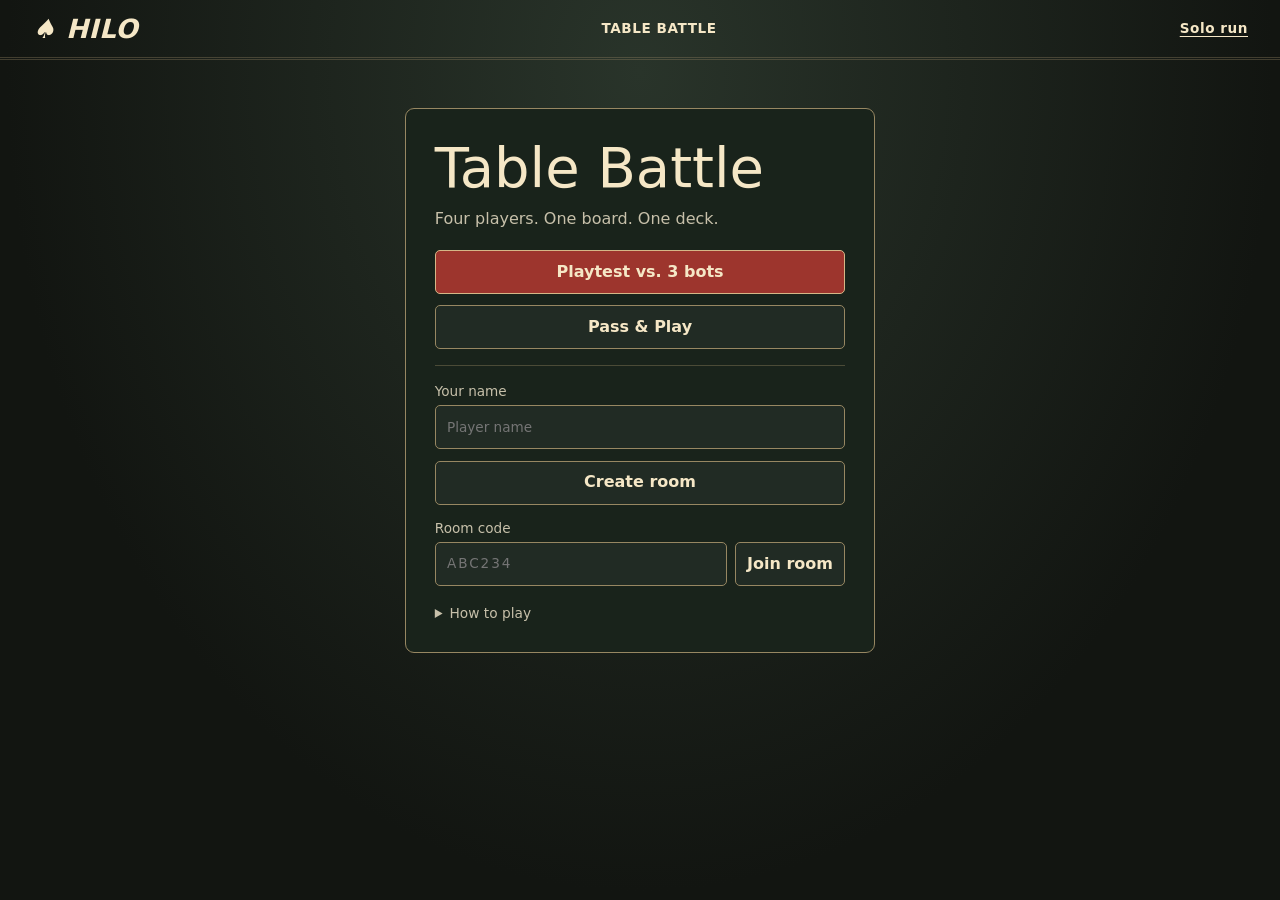
<file: table-battle/index.html>
<!doctype html>
<html lang="en">
<head>
  <meta charset="utf-8">
  <meta name="viewport" content="width=device-width,initial-scale=1">
  <meta name="room-server" content="">
  <meta name="theme-color" content="#121511">
  <title>HiLo · Table Battle</title>
  <link rel="stylesheet" href="./battle.css?v=turn2">
  <script type="module" src="./battle.mjs?v=turn2"></script>
</head>
<body>
  <header><a class="brand" href="https://mathgod619.github.io/hilogame/hilo-3d/">♠ HILO</a><span>TABLE BATTLE</span><a href="https://mathgod619.github.io/hilogame/hilo-3d/">Solo run</a></header>
  <main id="screen"></main>
  <p id="notice" role="status" aria-live="polite"></p>
  <template id="home">
    <section class="lobby">
      <h1>Table Battle</h1>
      <p>Four players. One board. One deck.</p>
      <button id="practice" class="primary">Playtest vs. 3 bots</button>
      <button id="local">Pass &amp; Play</button>
      <div class="online">
        <label>Your name <input id="name" maxlength="18" autocomplete="nickname" placeholder="Player name"></label>
        <button id="host">Create room</button>
        <form id="join">
          <label>Room code <input id="code" maxlength="6" autocapitalize="characters" spellcheck="false" placeholder="ABC234" required></label>
          <button>Join room</button>
        </form>
      </div>
      <details><summary>How to play</summary><p>Pick any card on the shared board. Aces are low and ties miss. Hits replace cards. Misses clear slots. If the board wipes, the drawn card restarts it. Your third straight hit fills an empty slot when available. Streak hits score 1, 2, then 3 each. Play ends when the deck runs out. Most points wins, with longest streak breaking ties.</p></details>
    </section>
  </template>
</body>
</html>
</file>
<file: table-battle/battle.css>
:root {color-scheme:dark;font:16px/1.4 system-ui,sans-serif;background:#121511;color:#f5e7c6;--cream:#f5e7c6;--line:#978762;--muted:#c7c0aa;--red:#9d352d}
* {box-sizing:border-box}
body {margin:0;min-height:100svh;background:radial-gradient(ellipse at 50% 8%,#29342a,#121511 70%)}
header {display:flex;align-items:center;justify-content:space-between;gap:.7rem;padding:.8rem clamp(.8rem,3vw,2rem);border-bottom:3px double #897c5c66;font-size:.85rem;font-weight:700;letter-spacing:.04em}
a {color:inherit;text-underline-offset:.25em}
.brand {font:bold italic 1.65rem Impact,system-ui,sans-serif;text-decoration:none}
main {padding:clamp(.7rem,3vw,2rem);max-width:1000px;margin:auto}
h1,h2,p {margin:0 0 .55rem}
h1 {font:clamp(2rem,6vw,3.5rem)/1.1 Impact,'Arial Narrow',system-ui,sans-serif}
h2 {font-size:1.1rem}
p,summary {color:var(--muted)}
button,input,select {font:inherit;border:1px solid var(--line);border-radius:5px;padding:.55rem .7rem;color:var(--cream);background:#212b24;min-height:44px;max-width:100%}
button {cursor:pointer;font-weight:700;touch-action:manipulation}
button:hover:not(:disabled) {filter:brightness(1.2)}
button:disabled {opacity:.48;cursor:default}
:focus-visible {outline:2px solid #ffda75;outline-offset:3px}
.primary {background:var(--red);border-color:#d5b787}
.lobby {width:min(100%,470px);margin:1rem auto;background:#19231b;border:1px solid var(--line);border-radius:9px;padding:clamp(1rem,4vw,1.8rem)}
.lobby > button,.online > button {width:100%;margin-top:.7rem}
.online {border-top:1px solid #97876266;margin-top:1rem;padding-top:1rem}
label {display:grid;gap:.25rem;font-size:.85rem;color:var(--muted);min-width:0}
form#join {display:grid;grid-template-columns:1fr auto;align-items:end;gap:.5rem;margin-top:.9rem}
#code {text-transform:uppercase;letter-spacing:.14em}
details {margin-top:1.15rem;font-size:.86rem}
summary {cursor:pointer}
details p {margin-top:.5rem}
.seats {padding:0;list-style:none;margin:1rem 0;display:grid;gap:.65rem}
.seats li {padding:.7rem .8rem;border:1px solid #97876266;border-radius:4px;background:#172019;overflow-wrap:anywhere}
.seats small {display:block;color:var(--muted);margin-top:.25rem}
.seats li label + label {margin-top:.55rem}
.invite {display:flex;align-items:center;justify-content:space-between;gap:.4rem;margin:1rem 0}
.invite strong {font-size:1.6rem;letter-spacing:.12em}
#notice {position:sticky;bottom:0;margin:0;text-align:center;background:#231d14;color:#f8deab;padding:.6rem 1rem;z-index:1}
#notice:empty {display:none}
.table {padding:clamp(.6rem,2.2vw,1.4rem);border:5px double #aa9870;border-radius:12px;background:radial-gradient(ellipse,#254835,#132c20);box-shadow:0 10px 24px #0005}
.table-title {display:flex;align-items:center;justify-content:space-between;gap:.5rem;margin-bottom:.7rem}
.table-title h1 {font-size:clamp(1.35rem,4vw,2.4rem);overflow-wrap:anywhere}
.table-title span {flex:none;font-size:.84rem;color:var(--muted)}
.players {display:grid;grid-template-columns:repeat(4,minmax(0,1fr));gap:clamp(.35rem,1.8vw,1rem)}
.player {min-width:0;padding:clamp(.4rem,2vw,.85rem);border:1px solid #a8966966;background:#0b211881;border-radius:6px}
.player.active {border-color:#ffdb7d;box-shadow:inset 0 0 0 1px #ffdb7d}
.player h2 {overflow-wrap:anywhere;margin:0 0 .4rem;font-size:clamp(.8rem,2vw,1rem)}
.card {aspect-ratio:5/7;max-width:115px;width:100%;display:grid;place-content:center;border-radius:8%;background:#f0e4c6;color:#1d211c;font:bold clamp(1.65rem,6vw,3.7rem)/1 Georgia,serif;box-shadow:0 3px 0 #9e8c66,0 6px 9px #0005;margin-bottom:.75rem}
.card.red {color:#a33031}
.card span {font-size:.65em;text-align:center}
.player p {font-size:.82rem;margin-bottom:.15rem}
.player small {display:block;color:#d5c29a;font-size:.7rem;margin-top:.25rem}
.controls {border-top:1px solid #ae9d7366;margin-top:.85rem;padding-top:.8rem;display:grid;gap:.5rem}
.controls p {margin-bottom:0}
.guesses {display:grid;grid-template-columns:1fr 1fr;gap:.6rem}
.guesses button {min-height:50px}
.lower {background:#e2d2ab;color:#1c211b}
.control-row {display:flex;gap:.5rem;flex-wrap:wrap}
.moves {min-height:1.4em;font-size:.88rem}
@media(max-width:540px) { .players {grid-template-columns:repeat(2,minmax(0,1fr))} .card {width:50%;max-width:68px;float:left;margin:0 .45rem .25rem 0} .player {display:flow-root} .player h2{min-height:1.2em} }

.board {display:grid;grid-template-columns:repeat(3,minmax(0,1fr));gap:.4rem;width:min(100%,280px);margin:.9rem auto 0}
.board-card,.empty-slot {aspect-ratio:5/6;min-width:0;border-radius:6%;border:1px solid #bbad7a66;display:grid;place-content:center;text-align:center}
.empty-slot {background:#102a1e99}
.board-card {background:#f0e4c6;color:#1d211c;box-shadow:0 3px 0 #9e8c66,0 5px 9px #0004;font:bold clamp(1.55rem,6vw,2.5rem)/1 Georgia,serif}
.board-card.red {color:#a33031}
.board-card span {font-size:.72em}
.board-card.selected {outline:2px solid #ffdb7d;outline-offset:1px}
@media(max-width:540px) {.board {width:min(100%,224px)} .player p {font-size:.78rem}}

.draw-info {flex:none;text-align:right}
.draw-info small {display:block;color:var(--muted);font-size:.72rem}
</file>
